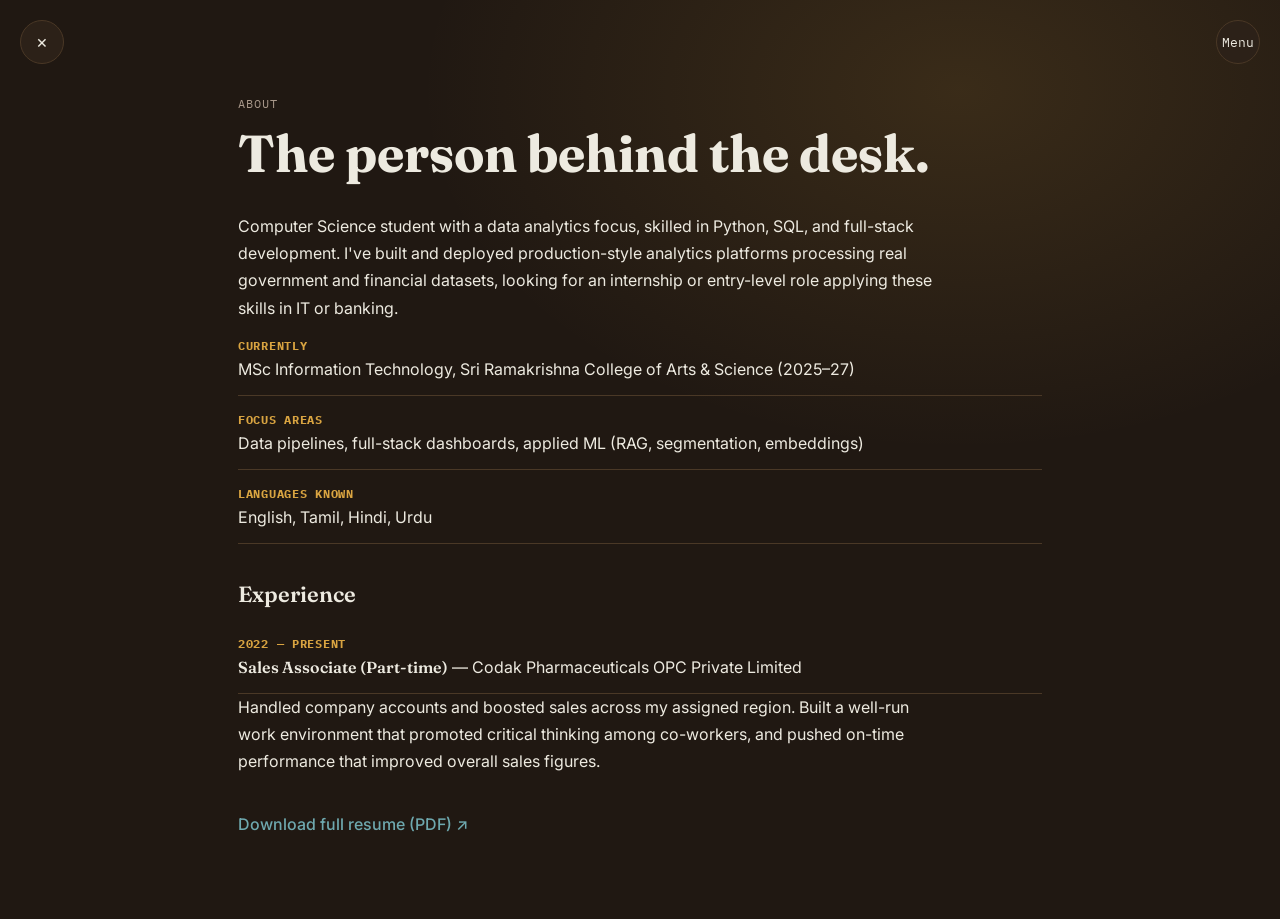
<file: about.html>
<!DOCTYPE html>
<html lang="en" data-theme="desk-lamp">
<head>
<meta charset="UTF-8" />
<meta name="viewport" content="width=device-width, initial-scale=1.0" />
<title>About — Danish Ahmed N F</title>
<meta name="description" content="About Danish Ahmed N F — Computer Science student and data analytics / full-stack developer based in Coimbatore, Tamil Nadu." />
<link rel="icon" type="image/png" href="favicon.png">
<link rel="preconnect" href="https://fonts.googleapis.com">
<link rel="preconnect" href="https://fonts.gstatic.com" crossorigin>
<link href="https://fonts.googleapis.com/css2?family=Fraunces:opsz,wght@9..144,600;9..144,700&family=Inter:wght@400;500;600&family=IBM+Plex+Mono:wght@400;500&family=Chakra+Petch:wght@600;700&display=swap" rel="stylesheet">
<link rel="stylesheet" href="assets/css/theme.css">
<link rel="stylesheet" href="assets/css/panel.css">
</head>
<body class="panel-page">
<div class="panel-backdrop"></div>
<button id="panel-close" class="panel-close" type="button" aria-label="Back to desk">×</button>

<nav id="corner-nav" aria-label="Section navigation">
  <button id="nav-toggle" aria-expanded="false" aria-controls="nav-list" type="button">Menu<span class="sr-only"> (section navigation)</span></button>
  <ul id="nav-list">
    <li><a href="about.html">About</a></li>
    <li><a href="education.html">Education &amp; Skills</a></li>
    <li><a href="projects.html">Projects</a></li>
    <li><a href="accomplishments.html">Accomplishments</a></li>
    <li><a href="gallery.html">Gallery</a></li>
    <li><a href="contact.html">Contact</a></li>
    <li><a href="Danish%20ahmed%20N%20F%20Resume.pdf" target="_blank" rel="noopener">Resume PDF ↗<span class="sr-only"> (opens in new tab)</span></a></li>
  </ul>
</nav>

<main class="panel">
  <span class="panel-eyebrow">About</span>
  <h1>The person behind the desk.</h1>

  <p>Computer Science student with a data analytics focus, skilled in Python, SQL, and
  full-stack development. I've built and deployed production-style analytics platforms
  processing real government and financial datasets, looking for an internship or
  entry-level role applying these skills in IT or banking.</p>

  <div class="fact-row">
    <strong>Currently</strong>
    <span>MSc Information Technology, Sri Ramakrishna College of Arts &amp; Science (2025–27)</span>
  </div>
  <div class="fact-row">
    <strong>Focus areas</strong>
    <span>Data pipelines, full-stack dashboards, applied ML (RAG, segmentation, embeddings)</span>
  </div>
  <div class="fact-row">
    <strong>Languages known</strong>
    <span>English, Tamil, Hindi, Urdu</span>
  </div>

  <h2>Experience</h2>
  <div class="fact-row">
    <strong>2022 — Present</strong>
    <span><strong class="role">Sales Associate (Part-time)</strong> — Codak Pharmaceuticals OPC Private Limited</span>
  </div>
  <p>Handled company accounts and boosted sales across my assigned region. Built a well-run
  work environment that promoted critical thinking among co-workers, and pushed on-time
  performance that improved overall sales figures.</p>

  <p style="margin-top:36px;">
    <a class="inline-link" href="Danish%20ahmed%20N%20F%20Resume.pdf" target="_blank" rel="noopener">Download full resume (PDF) ↗<span class="sr-only"> (opens in new tab)</span></a>
  </p>
</main>

<script src="assets/js/panel.js"></script>
</body>
</html>
</file>
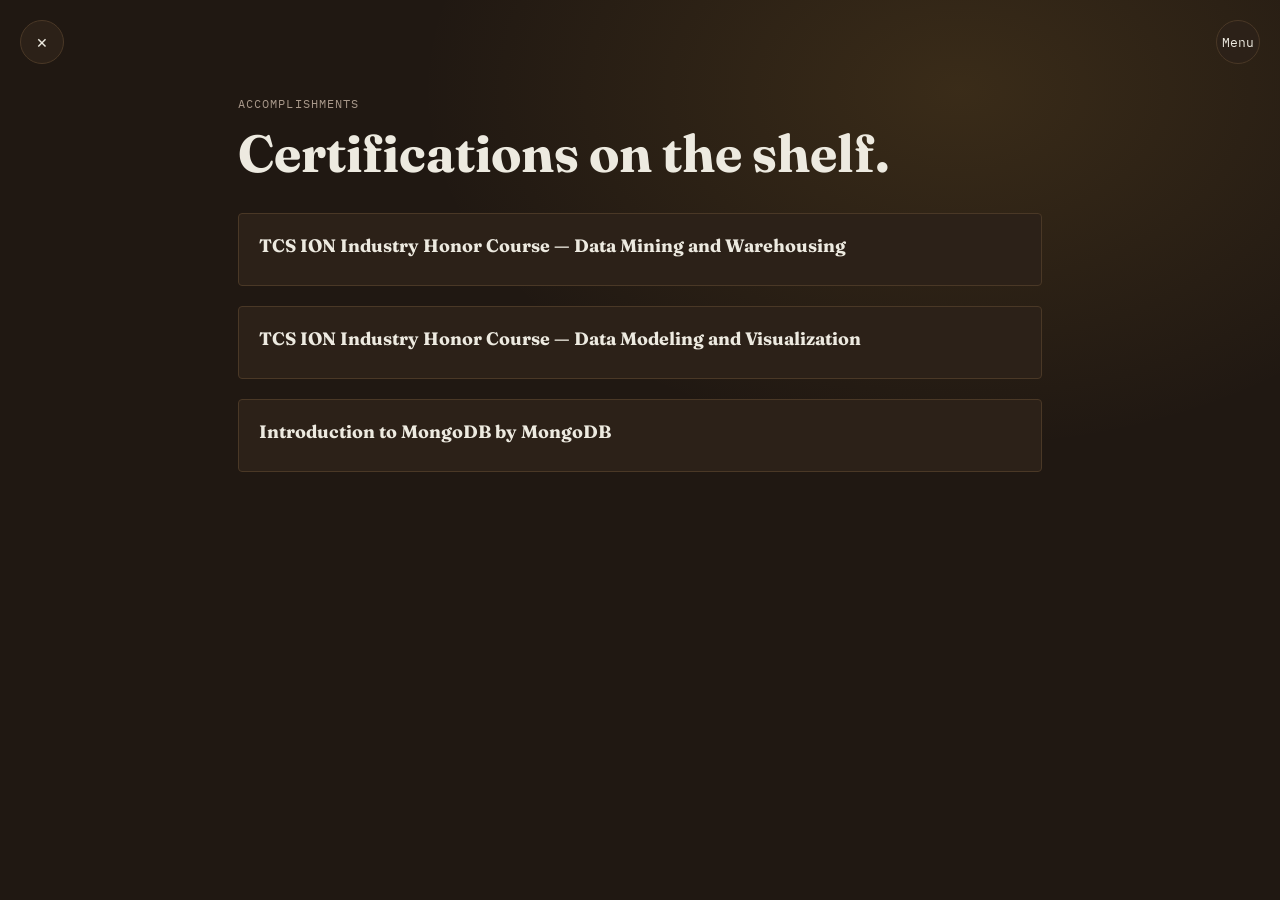
<file: accomplishments.html>
<!DOCTYPE html>
<html lang="en" data-theme="desk-lamp">
<head>
<meta charset="UTF-8" />
<meta name="viewport" content="width=device-width, initial-scale=1.0" />
<title>Accomplishments — Danish Ahmed N F</title>
<meta name="description" content="Certifications earned by Danish Ahmed N F, including TCS ION Industry Honor Courses and MongoDB." />
<link rel="icon" type="image/png" href="favicon.png">
<link rel="preconnect" href="https://fonts.googleapis.com">
<link rel="preconnect" href="https://fonts.gstatic.com" crossorigin>
<link href="https://fonts.googleapis.com/css2?family=Fraunces:opsz,wght@9..144,600;9..144,700&family=Inter:wght@400;500;600&family=IBM+Plex+Mono:wght@400;500&family=Chakra+Petch:wght@600;700&display=swap" rel="stylesheet">
<link rel="stylesheet" href="assets/css/theme.css">
<link rel="stylesheet" href="assets/css/panel.css">
</head>
<body class="panel-page">
<div class="panel-backdrop"></div>
<button id="panel-close" class="panel-close" type="button" aria-label="Back to desk">×</button>

<nav id="corner-nav" aria-label="Section navigation">
  <button id="nav-toggle" aria-expanded="false" aria-controls="nav-list" type="button">Menu<span class="sr-only"> (section navigation)</span></button>
  <ul id="nav-list">
    <li><a href="about.html">About</a></li>
    <li><a href="education.html">Education &amp; Skills</a></li>
    <li><a href="projects.html">Projects</a></li>
    <li><a href="accomplishments.html">Accomplishments</a></li>
    <li><a href="gallery.html">Gallery</a></li>
    <li><a href="contact.html">Contact</a></li>
    <li><a href="Danish%20ahmed%20N%20F%20Resume.pdf" target="_blank" rel="noopener">Resume PDF ↗<span class="sr-only"> (opens in new tab)</span></a></li>
  </ul>
</nav>

<main class="panel">
  <span class="panel-eyebrow">Accomplishments</span>
  <h1>Certifications on the shelf.</h1>

  <div class="card-grid card-grid--single">
    <div class="card">
      <h3>TCS ION Industry Honor Course — Data Mining and Warehousing</h3>
    </div>
    <div class="card">
      <h3>TCS ION Industry Honor Course — Data Modeling and Visualization</h3>
    </div>
    <div class="card">
      <h3>Introduction to MongoDB by MongoDB</h3>
    </div>
  </div>
</main>

<script src="assets/js/panel.js"></script>
</body>
</html>
</file>
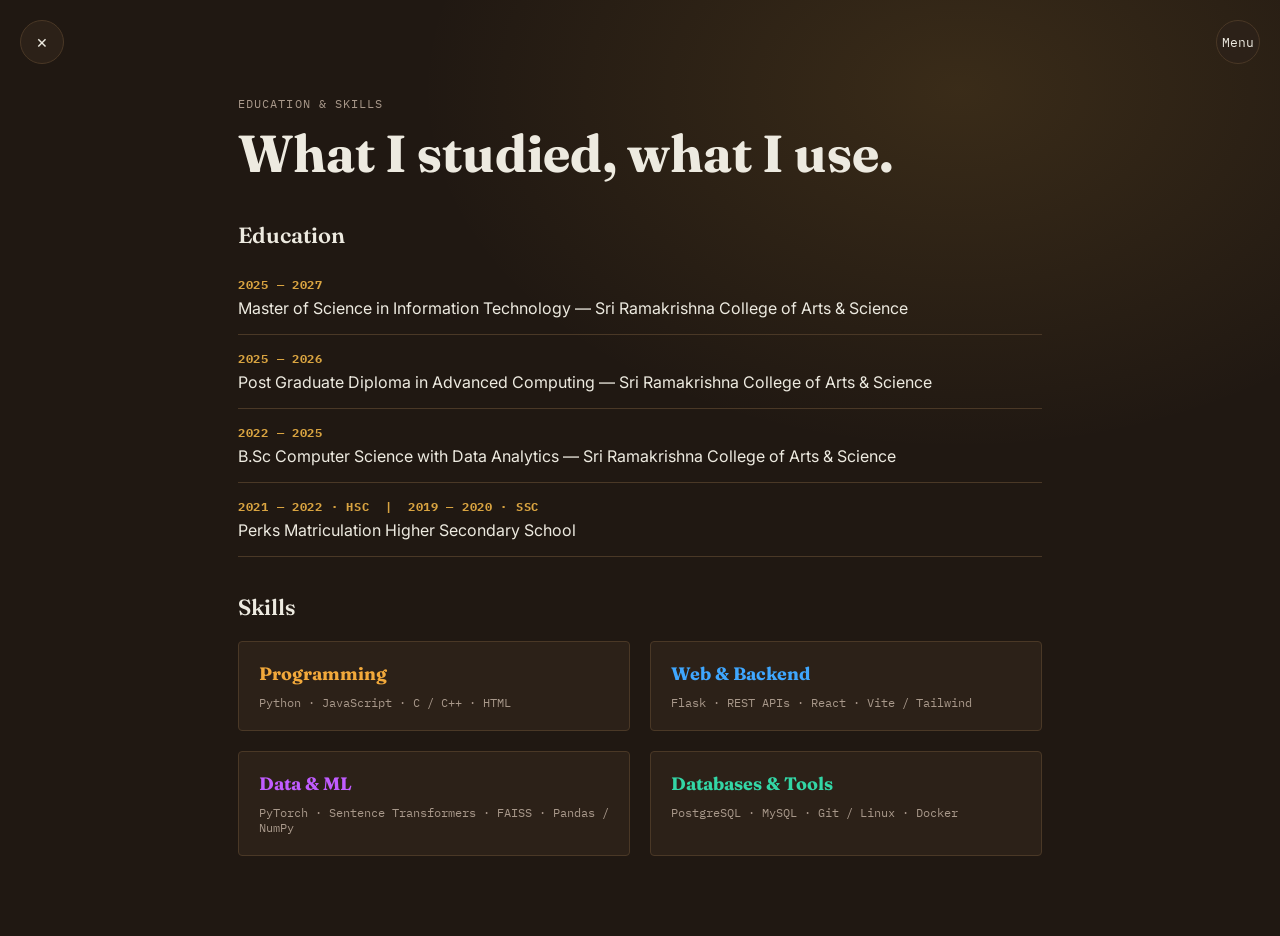
<file: education.html>
<!DOCTYPE html>
<html lang="en" data-theme="desk-lamp">
<head>
<meta charset="UTF-8" />
<meta name="viewport" content="width=device-width, initial-scale=1.0" />
<title>Education &amp; Skills — Danish Ahmed N F</title>
<meta name="description" content="Education and technical skills of Danish Ahmed N F — programming, web &amp; backend, data &amp; ML, databases and tools." />
<link rel="icon" type="image/png" href="favicon.png">
<link rel="preconnect" href="https://fonts.googleapis.com">
<link rel="preconnect" href="https://fonts.gstatic.com" crossorigin>
<link href="https://fonts.googleapis.com/css2?family=Fraunces:opsz,wght@9..144,600;9..144,700&family=Inter:wght@400;500;600&family=IBM+Plex+Mono:wght@400;500&family=Chakra+Petch:wght@600;700&display=swap" rel="stylesheet">
<link rel="stylesheet" href="assets/css/theme.css">
<link rel="stylesheet" href="assets/css/panel.css">
</head>
<body class="panel-page">
<div class="panel-backdrop"></div>
<button id="panel-close" class="panel-close" type="button" aria-label="Back to desk">×</button>

<nav id="corner-nav" aria-label="Section navigation">
  <button id="nav-toggle" aria-expanded="false" aria-controls="nav-list" type="button">Menu<span class="sr-only"> (section navigation)</span></button>
  <ul id="nav-list">
    <li><a href="about.html">About</a></li>
    <li><a href="education.html">Education &amp; Skills</a></li>
    <li><a href="projects.html">Projects</a></li>
    <li><a href="accomplishments.html">Accomplishments</a></li>
    <li><a href="gallery.html">Gallery</a></li>
    <li><a href="contact.html">Contact</a></li>
    <li><a href="Danish%20ahmed%20N%20F%20Resume.pdf" target="_blank" rel="noopener">Resume PDF ↗<span class="sr-only"> (opens in new tab)</span></a></li>
  </ul>
</nav>

<main class="panel">
  <span class="panel-eyebrow">Education &amp; Skills</span>
  <h1>What I studied, what I use.</h1>

  <h2>Education</h2>
  <div class="fact-row">
    <strong>2025 — 2027</strong>
    <span>Master of Science in Information Technology — Sri Ramakrishna College of Arts &amp; Science</span>
  </div>
  <div class="fact-row">
    <strong>2025 — 2026</strong>
    <span>Post Graduate Diploma in Advanced Computing — Sri Ramakrishna College of Arts &amp; Science</span>
  </div>
  <div class="fact-row">
    <strong>2022 — 2025</strong>
    <span>B.Sc Computer Science with Data Analytics — Sri Ramakrishna College of Arts &amp; Science</span>
  </div>
  <div class="fact-row">
    <strong>2021 — 2022 · HSC &nbsp;|&nbsp; 2019 — 2020 · SSC</strong>
    <span>Perks Matriculation Higher Secondary School</span>
  </div>

  <h2>Skills</h2>
  <div class="card-grid">
    <div class="card">
      <h3 class="tag-amber">Programming</h3>
      <span class="tags">Python · JavaScript · C / C++ · HTML</span>
    </div>
    <div class="card">
      <h3 class="tag-blue">Web &amp; Backend</h3>
      <span class="tags">Flask · REST APIs · React · Vite / Tailwind</span>
    </div>
    <div class="card">
      <h3 class="tag-violet">Data &amp; ML</h3>
      <span class="tags">PyTorch · Sentence Transformers · FAISS · Pandas / NumPy</span>
    </div>
    <div class="card">
      <h3 class="tag-teal">Databases &amp; Tools</h3>
      <span class="tags">PostgreSQL · MySQL · Git / Linux · Docker</span>
    </div>
  </div>
</main>

<script src="assets/js/panel.js"></script>
</body>
</html>
</file>
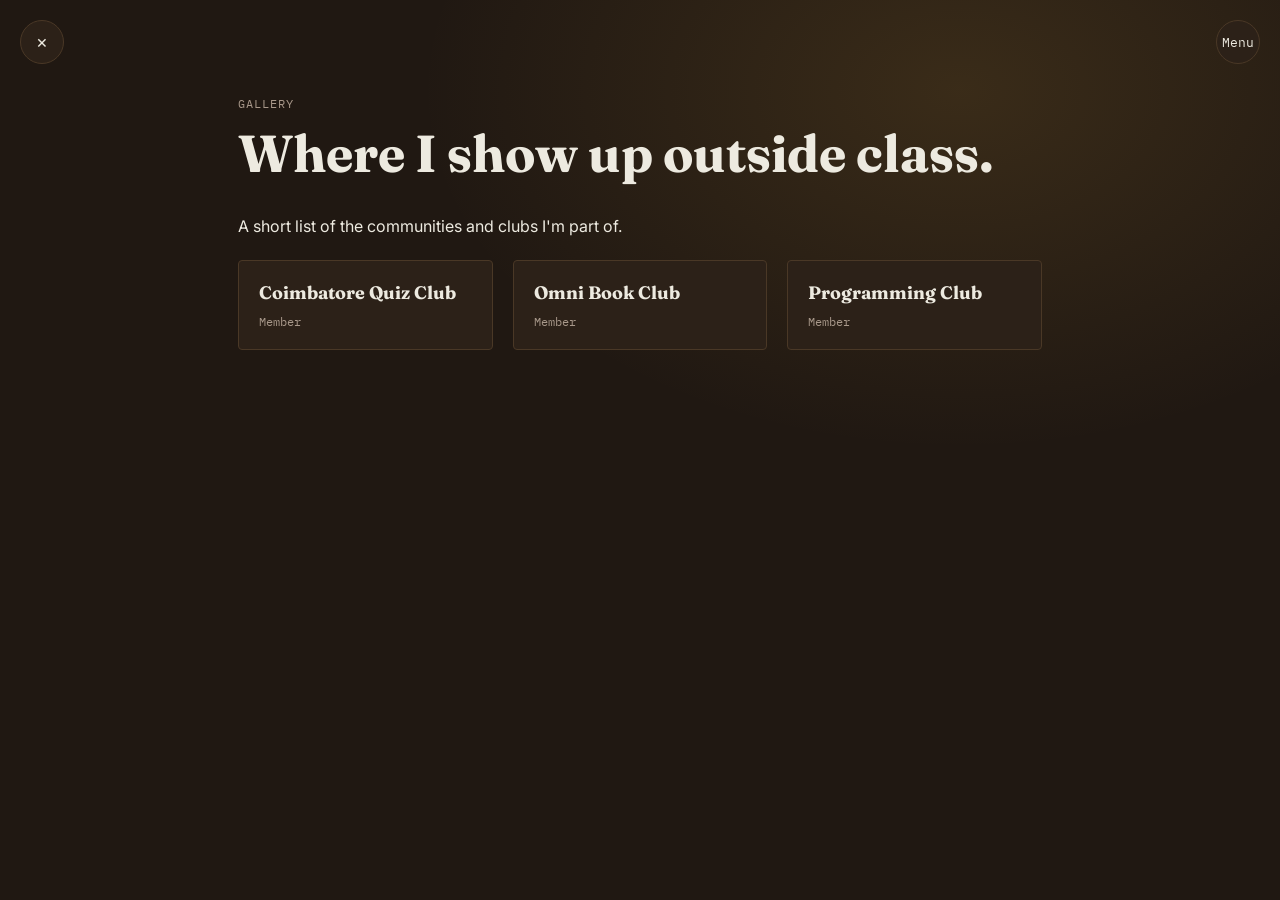
<file: gallery.html>
<!DOCTYPE html>
<html lang="en" data-theme="desk-lamp">
<head>
<meta charset="UTF-8" />
<meta name="viewport" content="width=device-width, initial-scale=1.0" />
<title>Gallery — Danish Ahmed N F</title>
<meta name="description" content="Communities and clubs Danish Ahmed N F is part of outside class." />
<link rel="icon" type="image/png" href="favicon.png">
<link rel="preconnect" href="https://fonts.googleapis.com">
<link rel="preconnect" href="https://fonts.gstatic.com" crossorigin>
<link href="https://fonts.googleapis.com/css2?family=Fraunces:opsz,wght@9..144,600;9..144,700&family=Inter:wght@400;500;600&family=IBM+Plex+Mono:wght@400;500&family=Chakra+Petch:wght@600;700&display=swap" rel="stylesheet">
<link rel="stylesheet" href="assets/css/theme.css">
<link rel="stylesheet" href="assets/css/panel.css">
</head>
<body class="panel-page">
<div class="panel-backdrop"></div>
<button id="panel-close" class="panel-close" type="button" aria-label="Back to desk">×</button>

<nav id="corner-nav" aria-label="Section navigation">
  <button id="nav-toggle" aria-expanded="false" aria-controls="nav-list" type="button">Menu<span class="sr-only"> (section navigation)</span></button>
  <ul id="nav-list">
    <li><a href="about.html">About</a></li>
    <li><a href="education.html">Education &amp; Skills</a></li>
    <li><a href="projects.html">Projects</a></li>
    <li><a href="accomplishments.html">Accomplishments</a></li>
    <li><a href="gallery.html">Gallery</a></li>
    <li><a href="contact.html">Contact</a></li>
    <li><a href="Danish%20ahmed%20N%20F%20Resume.pdf" target="_blank" rel="noopener">Resume PDF ↗<span class="sr-only"> (opens in new tab)</span></a></li>
  </ul>
</nav>

<main class="panel">
  <span class="panel-eyebrow">Gallery</span>
  <h1>Where I show up outside class.</h1>
  <p>A short list of the communities and clubs I'm part of.</p>

  <div class="card-grid card-grid--three">
    <div class="card"><h3>Coimbatore Quiz Club</h3><span class="tags">Member</span></div>
    <div class="card"><h3>Omni Book Club</h3><span class="tags">Member</span></div>
    <div class="card"><h3>Programming Club</h3><span class="tags">Member</span></div>
  </div>
</main>

<script src="assets/js/panel.js"></script>
</body>
</html>
</file>
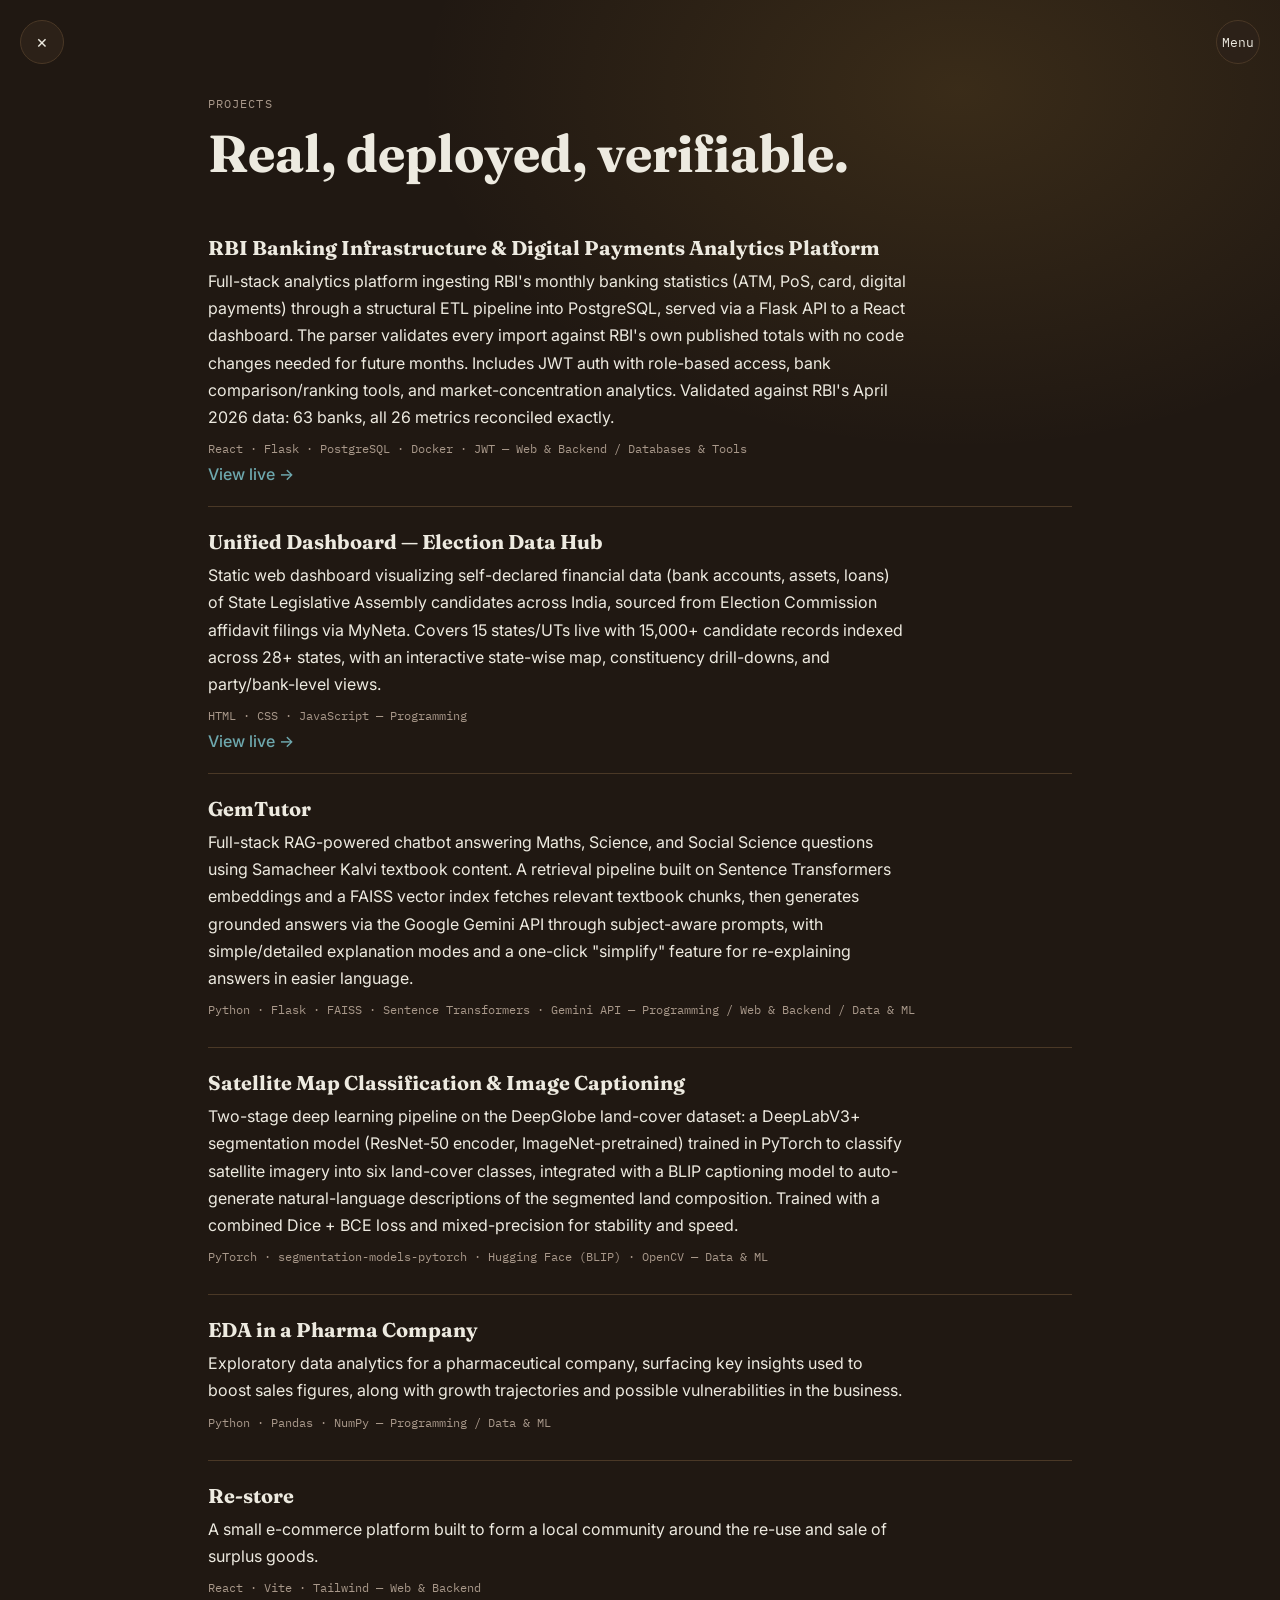
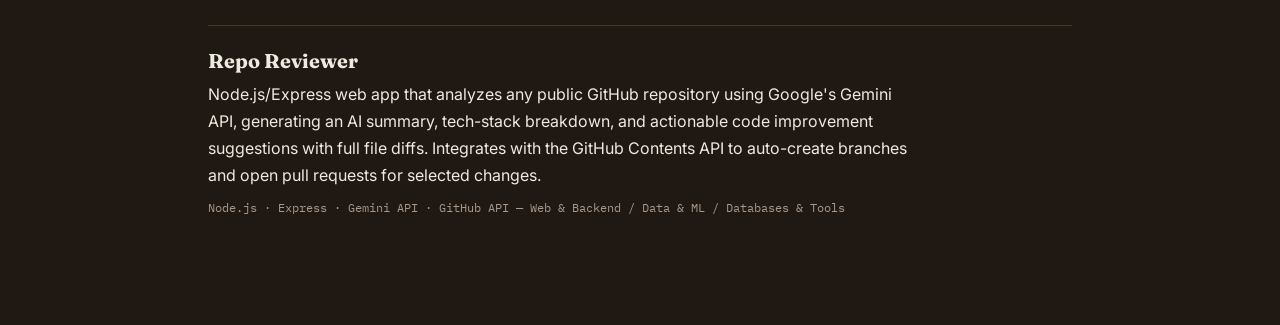
<file: projects.html>
<!DOCTYPE html>
<html lang="en" data-theme="desk-lamp">
<head>
<meta charset="UTF-8" />
<meta name="viewport" content="width=device-width, initial-scale=1.0" />
<title>Projects — Danish Ahmed N F</title>
<meta name="description" content="Real, deployed, verifiable projects by Danish Ahmed N F, including live analytics platforms built on RBI and Election Commission datasets." />
<link rel="icon" type="image/png" href="favicon.png">
<link rel="preconnect" href="https://fonts.googleapis.com">
<link rel="preconnect" href="https://fonts.gstatic.com" crossorigin>
<link href="https://fonts.googleapis.com/css2?family=Fraunces:opsz,wght@9..144,600;9..144,700&family=Inter:wght@400;500;600&family=IBM+Plex+Mono:wght@400;500&family=Chakra+Petch:wght@600;700&display=swap" rel="stylesheet">
<link rel="stylesheet" href="assets/css/theme.css">
<link rel="stylesheet" href="assets/css/panel.css">
<style>
  .proj{ padding:22px 0; border-bottom:1px solid var(--rail); }
  .proj h3{ font-family:var(--font-display); font-size:20px; color:var(--ink); margin-bottom:8px; }
  .proj p{ margin-bottom:10px; }
  .proj .tags{ font-family:var(--font-mono); font-size:12px; color:var(--ink-dim); display:block; margin-bottom:8px; }
</style>
</head>
<body class="panel-page">
<div class="panel-backdrop"></div>
<button id="panel-close" class="panel-close" type="button" aria-label="Back to desk">×</button>

<nav id="corner-nav" aria-label="Section navigation">
  <button id="nav-toggle" aria-expanded="false" aria-controls="nav-list" type="button">Menu<span class="sr-only"> (section navigation)</span></button>
  <ul id="nav-list">
    <li><a href="about.html">About</a></li>
    <li><a href="education.html">Education &amp; Skills</a></li>
    <li><a href="projects.html">Projects</a></li>
    <li><a href="accomplishments.html">Accomplishments</a></li>
    <li><a href="gallery.html">Gallery</a></li>
    <li><a href="contact.html">Contact</a></li>
    <li><a href="Danish%20ahmed%20N%20F%20Resume.pdf" target="_blank" rel="noopener">Resume PDF ↗<span class="sr-only"> (opens in new tab)</span></a></li>
  </ul>
</nav>

<main class="panel" style="max-width:920px;">
  <span class="panel-eyebrow">Projects</span>
  <h1>Real, deployed, verifiable.</h1>

  <div class="proj">
    <h3>RBI Banking Infrastructure &amp; Digital Payments Analytics Platform</h3>
    <p>Full-stack analytics platform ingesting RBI's monthly banking statistics (ATM, PoS,
    card, digital payments) through a structural ETL pipeline into PostgreSQL, served via a
    Flask API to a React dashboard. The parser validates every import against RBI's own
    published totals with no code changes needed for future months. Includes JWT auth with
    role-based access, bank comparison/ranking tools, and market-concentration analytics.
    Validated against RBI's April 2026 data: 63 banks, all 26 metrics reconciled exactly.</p>
    <span class="tags">React · Flask · PostgreSQL · Docker · JWT — Web &amp; Backend / Databases &amp; Tools</span>
    <a class="inline-link" href="https://rbi-card-usage-analytics.vercel.app" target="_blank" rel="noopener">View live →<span class="sr-only"> (opens in new tab)</span></a>
  </div>

  <div class="proj">
    <h3>Unified Dashboard — Election Data Hub</h3>
    <p>Static web dashboard visualizing self-declared financial data (bank accounts, assets,
    loans) of State Legislative Assembly candidates across India, sourced from Election
    Commission affidavit filings via MyNeta. Covers 15 states/UTs live with 15,000+ candidate
    records indexed across 28+ states, with an interactive state-wise map, constituency
    drill-downs, and party/bank-level views.</p>
    <span class="tags">HTML · CSS · JavaScript — Programming</span>
    <a class="inline-link" href="https://danishkfd.github.io/Unified-Dashboard/hub.html" target="_blank" rel="noopener">View live →<span class="sr-only"> (opens in new tab)</span></a>
  </div>

  <div class="proj">
    <h3>GemTutor</h3>
    <p>Full-stack RAG-powered chatbot answering Maths, Science, and Social Science questions
    using Samacheer Kalvi textbook content. A retrieval pipeline built on Sentence
    Transformers embeddings and a FAISS vector index fetches relevant textbook chunks, then
    generates grounded answers via the Google Gemini API through subject-aware prompts, with
    simple/detailed explanation modes and a one-click "simplify" feature for re-explaining
    answers in easier language.</p>
    <span class="tags">Python · Flask · FAISS · Sentence Transformers · Gemini API — Programming / Web &amp; Backend / Data &amp; ML</span>
  </div>

  <div class="proj">
    <h3>Satellite Map Classification &amp; Image Captioning</h3>
    <p>Two-stage deep learning pipeline on the DeepGlobe land-cover dataset: a DeepLabV3+
    segmentation model (ResNet-50 encoder, ImageNet-pretrained) trained in PyTorch to
    classify satellite imagery into six land-cover classes, integrated with a BLIP captioning
    model to auto-generate natural-language descriptions of the segmented land composition.
    Trained with a combined Dice + BCE loss and mixed-precision for stability and speed.</p>
    <span class="tags">PyTorch · segmentation-models-pytorch · Hugging Face (BLIP) · OpenCV — Data &amp; ML</span>
  </div>

  <div class="proj">
    <h3>EDA in a Pharma Company</h3>
    <p>Exploratory data analytics for a pharmaceutical company, surfacing key insights used
    to boost sales figures, along with growth trajectories and possible vulnerabilities in
    the business.</p>
    <span class="tags">Python · Pandas · NumPy — Programming / Data &amp; ML</span>
  </div>

  <div class="proj">
    <h3>Re-store</h3>
    <p>A small e-commerce platform built to form a local community around the re-use and
    sale of surplus goods.</p>
    <span class="tags">React · Vite · Tailwind — Web &amp; Backend</span>
  </div>

  <div class="proj" style="border-bottom:none;">
    <h3>Repo Reviewer</h3>
    <p>Node.js/Express web app that analyzes any public GitHub repository using Google's
    Gemini API, generating an AI summary, tech-stack breakdown, and actionable code
    improvement suggestions with full file diffs. Integrates with the GitHub Contents API to
    auto-create branches and open pull requests for selected changes.</p>
    <span class="tags">Node.js · Express · Gemini API · GitHub API — Web &amp; Backend / Data &amp; ML / Databases &amp; Tools</span>
  </div>
</main>

<script src="assets/js/panel.js"></script>
</body>
</html>
</file>
<file: assets/css/theme.css>
/* Theme tokens for the 3D desk-scene resume.
   "Desk Lamp" is the default, always-on-load theme.
   "Cyberpunk" is an opt-in override toggled at runtime — see scene.js setTheme(). */

:root,
:root[data-theme="desk-lamp"] {
  --bg: #201812;
  --bg-raised: #2C2118;
  --panel-bg: #2A1F17ee;
  --ink: #EDEAE0;
  --ink-dim: #A8988A;
  --rail: #4A3826;
  --accent: #D9A441;      /* brass lamp light */
  --accent-ink: #201812;
  --accent-2: #6EA8AE;    /* slate-cyan secondary */
  --thread-amber: #F2A93B;
  --thread-blue: #3FA7FF;
  --thread-violet: #C05CFF;
  --thread-teal: #33D6A6;
  --font-display: 'Fraunces', serif;
  --font-body: 'Inter', sans-serif;
  --font-mono: 'IBM Plex Mono', monospace;
}

:root[data-theme="cyberpunk"] {
  --bg: #1C1A08;
  --bg-raised: #262210;
  --panel-bg: #241F0Cee;
  --ink: #F5F3E7;
  --ink-dim: #C4BE94;
  --rail: #4A4718;
  --accent: #FCEE0A;      /* hazard yellow */
  --accent-ink: #1C1A08;
  --accent-2: #1FE5F0;    /* glitch cyan */
  --thread-amber: #FCEE0A;
  --thread-blue: #1FE5F0;
  --thread-violet: #1FE5F0;
  --thread-teal: #FCEE0A;
  --font-display: 'Chakra Petch', sans-serif;
}

*{ margin:0; padding:0; box-sizing:border-box; }

body{
  background:var(--bg);
  color:var(--ink);
  font-family:var(--font-body);
  transition: background-color .4s ease, color .4s ease;
}

a{ color:inherit; text-decoration:none; }
a:focus-visible, button:focus-visible{ outline:2px solid var(--accent-2); outline-offset:3px; }
button{ font:inherit; color:inherit; background:none; border:none; cursor:pointer; }

.sr-only{
  position:absolute; width:1px; height:1px; padding:0; margin:-1px;
  overflow:hidden; clip:rect(0,0,0,0); white-space:nowrap; border:0;
}

/* ---------- Corner nav (present + functional on every page) ---------- */
#corner-nav{
  position:fixed; top:20px; right:20px; z-index:200;
  font-family:var(--font-mono); font-size:13px;
}
#nav-toggle{
  width:44px; height:44px; border-radius:50%;
  border:1px solid var(--rail); background:var(--bg-raised); color:var(--ink);
}
#nav-list{
  list-style:none; position:absolute; top:52px; right:0;
  background:var(--bg-raised); border:1px solid var(--rail);
  min-width:220px; padding:10px;
  max-height:0; opacity:0; overflow:hidden; pointer-events:none;
  transition: max-height .3s ease, opacity .2s ease;
}
#corner-nav.is-open #nav-list,
#nav-list:focus-within{
  /* Matches the real 7-link content height (7 * ~38px + padding) rather than an
     arbitrary large ceiling, so the eased transition tracks actual motion instead
     of easing across a mostly-empty range. */
  max-height:320px; opacity:1; pointer-events:auto;
}
#nav-list a{
  display:block; padding:10px 8px; color:var(--ink-dim); letter-spacing:.03em;
}
#nav-list a:hover, #nav-list a:focus-visible{ color:var(--accent); }

/* ---------- Theme toggle + sound toggle (stacked, share one pill style) ---------- */
#theme-toggle, #sound-toggle{
  position:fixed; left:20px; z-index:200;
  font-family:var(--font-mono); font-size:12px; letter-spacing:.05em; text-transform:uppercase;
  padding:11px 16px; border-radius:22px;
  border:1px solid var(--rail); background:var(--bg-raised); color:var(--ink-dim);
}
#theme-toggle:hover, #sound-toggle:hover{ color:var(--accent); border-color:var(--accent); }
#theme-toggle{ top:20px; }
#sound-toggle{ top:72px; }

/* ---------- Cyberpunk-only links (bottom of index.html, hidden in Desk Lamp) ---------- */
#cyber-links{
  display:none; position:fixed; bottom:24px; left:0; right:0; z-index:200;
  justify-content:center; gap:14px; pointer-events:none;
}
:root[data-theme="cyberpunk"] #cyber-links{ display:flex; }
:root[data-theme="cyberpunk"] .scene-hint{ bottom:84px; }
.cyber-link{
  pointer-events:auto;
  font-family:var(--font-mono); font-size:12px; letter-spacing:.05em; text-transform:uppercase;
  padding:11px 18px; border-radius:22px;
  border:1px solid var(--accent); background:var(--bg-raised); color:var(--accent);
}
.cyber-link:hover{ background:var(--accent); color:var(--accent-ink); }

/* ---------- Fallback card (shown only when WebGL/Three.js unavailable) ---------- */
#fallback{
  min-height:100vh; display:flex; flex-direction:column; align-items:center; justify-content:center;
  gap:18px; text-align:center; padding:40px 24px;
  overflow-y:auto;
}
#fallback h1{ font-family:var(--font-display); font-size:clamp(28px,5vw,48px); }
#fallback p{ color:var(--ink-dim); max-width:52ch; }
#fallback[hidden]{ display:none; }

/* ---------- Glitch flicker (Cyberpunk theme-switch acknowledgement) ---------- */
@keyframes theme-glitch{
  0%, 100% { transform:translate(0,0); opacity:1; }
  20% { transform:translate(-2px,1px); opacity:.85; }
  40% { transform:translate(2px,-1px); opacity:1; }
  60% { transform:translate(-1px,0); opacity:.9; }
  80% { transform:translate(1px,1px); opacity:1; }
}
.theme-glitching{ animation: theme-glitch .35s steps(2) 2; }

@media (prefers-reduced-motion: reduce){
  *{ animation-duration:.001ms !important; transition-duration:.001ms !important; }
}

@media (max-width:720px){
  .hero-overlay{ top:36px; }
  .hero-overlay h1{ font-size:clamp(26px,8vw,40px); }
  .tagline{ font-size:13px; padding:0 8px; }
  #theme-toggle, #sound-toggle{ top:auto; left:20px; font-size:11px; padding:9px 12px; }
  #theme-toggle{ bottom:20px; }
  #sound-toggle{ bottom:68px; }
  #corner-nav{ top:16px; right:16px; }
  /* Cleared above the stacked theme/sound toggles (bottom:68px + ~31px tall), which
     otherwise overlap this centered hint text on narrow phones. */
  .scene-hint{ bottom:116px; }
  /* Theme/sound toggles own the bottom-left corner here, so the links stack bottom-right. */
  #cyber-links{ left:auto; right:16px; bottom:20px; flex-direction:column; align-items:flex-end; gap:10px; }
  .cyber-link{ font-size:11px; padding:9px 12px; }
  :root[data-theme="cyberpunk"] .scene-hint{ bottom:116px; }
}
</file>
<file: assets/css/panel.css>
/* Shared chrome for destination pages (about/education/projects/accomplishments/gallery/contact).
   Approximates growon.kr's "blurred, still-visible desk behind a sliding panel" without
   re-rendering the full Three.js scene on every page (kept lightweight via a CSS gradient). */

.panel-page{ min-height:100vh; position:relative; overflow-x:hidden; }

/* A flat gradient approximation of the desk behind it, not a literal blurred photo. */
.panel-backdrop{
  position:fixed; inset:0; z-index:0;
  background:
    radial-gradient(ellipse 900px 600px at 75% 10%, color-mix(in srgb, var(--accent) 14%, transparent), transparent 60%),
    var(--bg);
}

.panel-close{
  position:fixed; top:20px; left:20px; z-index:210;
  width:44px; height:44px; border-radius:50%;
  border:1px solid var(--rail); background:var(--bg-raised); color:var(--ink);
  font-size:18px; line-height:1;
}
.panel-close:hover{ color:var(--accent); border-color:var(--accent); }

.panel{
  position:relative; z-index:5; max-width:860px; margin:0 auto;
  padding:96px 28px 80px;
  animation: panel-in .5s ease both;
}
@keyframes panel-in{
  from{ opacity:0; transform:translateY(18px); }
  to{ opacity:1; transform:translateY(0); }
}

.panel-eyebrow{
  font-family:var(--font-mono); font-size:12px; letter-spacing:.09em; text-transform:uppercase;
  color:var(--ink-dim); display:block; margin-bottom:10px;
}
.panel h1{
  font-family:var(--font-display); font-weight:700; font-size:clamp(30px,5vw,52px); color:var(--ink);
  margin-bottom:28px;
}
.panel h2{
  font-family:var(--font-display); font-weight:600; font-size:22px; color:var(--ink);
  margin:36px 0 12px;
}
.panel p{ color:var(--ink); font-size:16px; line-height:1.7; max-width:70ch; }
.panel a.inline-link{ color:var(--accent-2); font-weight:500; }
.panel a.inline-link:hover{ text-decoration:underline; }

.card-grid{ display:grid; grid-template-columns:1fr 1fr; gap:20px; margin-top:20px; }
.card-grid--three{ grid-template-columns:1fr 1fr 1fr; }
.card-grid--single{ grid-template-columns:1fr; }
.card{
  border:1px solid var(--rail); background:var(--bg-raised); padding:20px;
  border-radius:4px;
}
.card h3{ font-family:var(--font-display); font-size:18px; margin-bottom:8px; color:var(--ink); }
.card .tags{ font-family:var(--font-mono); font-size:12px; color:var(--ink-dim); margin-top:10px; display:block; }

/* The four skill-tag colors (see DESIGN.md), applied as classes rather than inline
   styles so a Cyberpunk switch only ever has to touch the token, not per-page markup. */
.card h3.tag-amber{ color:var(--thread-amber); }
.card h3.tag-blue{ color:var(--thread-blue); }
.card h3.tag-violet{ color:var(--thread-violet); }
.card h3.tag-teal{ color:var(--thread-teal); }

.fact-row{ display:flex; flex-direction:column; gap:6px; padding:16px 0; border-bottom:1px solid var(--rail); }
/* Direct-child selector: a fact-row's value (the second column) may itself contain a
   <strong> for emphasis (see about.html's role title) and must not inherit the label's
   mono/uppercase/accent treatment meant only for the row's leading date/label. */
.fact-row > strong{ font-family:var(--font-mono); font-size:12px; letter-spacing:.06em; text-transform:uppercase; color:var(--accent); }
.fact-row .role{ font-family:var(--font-display); font-weight:600; color:var(--ink); }

@media (max-width:720px){
  .card-grid{ grid-template-columns:1fr; }
  .panel{ padding-top:84px; }
}
</file>
